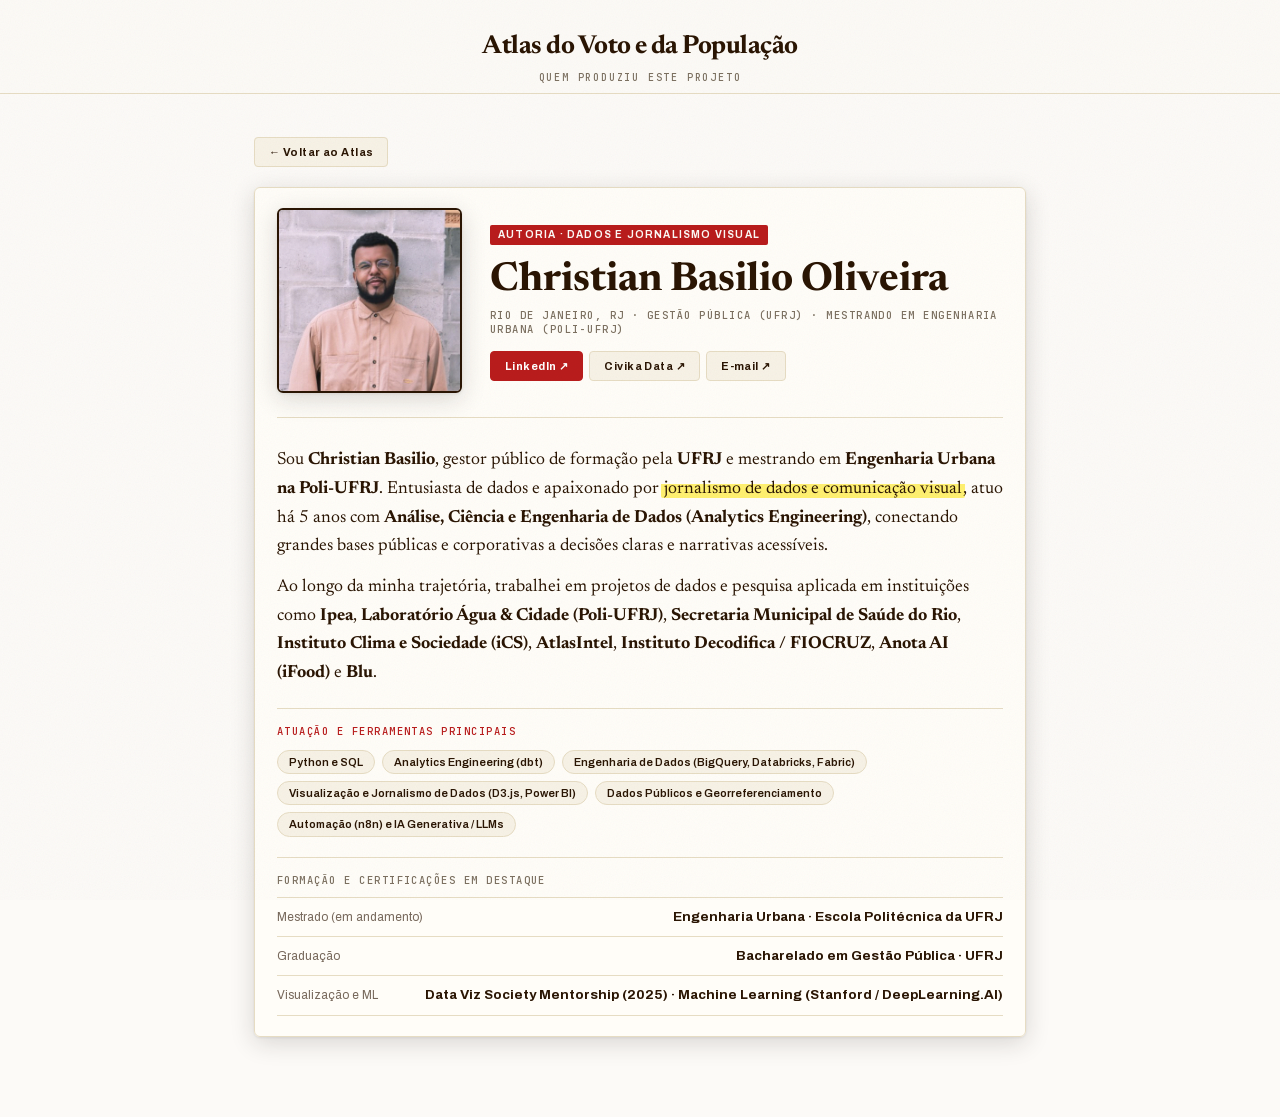
<file: autor.html>
<!DOCTYPE html>
<html lang="pt-BR" data-theme="light">
<head>
  <meta charset="UTF-8">
  <meta name="viewport" content="width=device-width, initial-scale=1.0">
  <title>Quem Produziu: Christian Basilio Oliveira · Atlas do Voto e da População</title>
  <link rel="stylesheet" href="styles/fonts.css">
  <link rel="preconnect" href="https://fonts.googleapis.com">
  <link rel="preconnect" href="https://fonts.gstatic.com" crossorigin>
  <link href="https://fonts.googleapis.com/css2?family=Anton&family=Archivo:wght@400;500;600;700;800&family=JetBrains+Mono:wght@400;500;700&family=Newsreader:ital,opsz,wght@0,6..72,400;0,6..72,600;0,6..72,700;1,6..72,400&display=swap" rel="stylesheet">
  <link rel="stylesheet" href="styles/main.css">
  <style>
    .author-wrap {
      max-width: 820px;
      margin: 0 auto;
      padding: 44px 24px 80px;
    }
    .author-hero {
      display: grid;
      grid-template-columns: 185px minmax(0, 1fr);
      gap: 28px;
      align-items: center;
      margin-bottom: 24px;
    }
    .author-photo {
      width: 185px;
      height: 185px;
      object-fit: cover;
      border-radius: 6px;
      border: 2px solid var(--color-ink);
      box-shadow: var(--tip-shadow);
    }
    .author-bio p {
      font: 400 17.5px/1.64 var(--font-serif);
      color: var(--color-ink);
      margin-top: 12px;
    }
    .tag-row {
      display: flex;
      flex-wrap: wrap;
      gap: 7px;
      margin-top: 12px;
    }
    .skill-pill {
      background: var(--color-card);
      border: 1px solid var(--color-rule);
      border-radius: 999px;
      padding: 5px 11px;
      font: 600 11px/1.1 var(--font-sans);
      color: var(--color-ink);
    }
    @media (max-width: 660px) {
      .author-hero { grid-template-columns: 1fr; text-align: center; justify-items: center; }
    }
  </style>
</head>
<body>
  <header class="pudding-header">
    <a href="index.html" class="wordmark-link" aria-label="Voltar ao Atlas do Voto e da População">
      <span class="wordmark-title">Atlas do Voto e da População</span>
      <span class="wordmark-sub">QUEM PRODUZIU ESTE PROJETO</span>
    </a>
  </header>

  <main class="author-wrap">
    <div style="margin-bottom:20px">
      <a href="index.html" class="chip-btn" style="text-decoration:none;padding:8px 14px">← Voltar ao Atlas</a>
    </div>

    <article class="chart-sheet">
      <div class="author-hero">
        <img src="assets/img/autor-christian.jpg" alt="Foto de Christian Basilio Oliveira" class="author-photo">
        <div>
          <span class="kicker">AUTORIA · DADOS E JORNALISMO VISUAL</span>
          <h1 style="font:700 clamp(28px,4vw,40px)/1.1 var(--font-display);margin:6px 0 6px;color:var(--color-ink)">
            Christian Basilio Oliveira
          </h1>
          <div class="mono" style="color:var(--wnba-tan-dark)">
            RIO DE JANEIRO, RJ · GESTÃO PÚBLICA (UFRJ) · MESTRANDO EM ENGENHARIA URBANA (POLI-UFRJ)
          </div>
          <div class="viz-toolbar" style="margin-top:14px">
            <a href="https://www.linkedin.com/in/christianbasilio/" target="_blank" rel="noopener" class="chip-btn active" style="text-decoration:none;padding:8px 14px">LinkedIn ↗</a>
            <a href="https://civikadata.netlify.app/" target="_blank" rel="noopener" class="chip-btn" style="text-decoration:none;padding:8px 14px">Civika Data ↗</a>
            <a href="mailto:christianbasilio97@gmail.com" class="chip-btn" style="text-decoration:none;padding:8px 14px">E-mail ↗</a>
          </div>
        </div>
      </div>

      <div class="author-bio" style="border-top:1px solid var(--color-rule);padding-top:16px">
        <p>
          Sou <strong>Christian Basilio</strong>, gestor público de formação pela <strong>UFRJ</strong> e mestrando em
          <strong>Engenharia Urbana na Poli-UFRJ</strong>. Entusiasta de dados e apaixonado por
          <mark class="pen">jornalismo de dados e comunicação visual</mark>, atuo há 5 anos com
          <strong>Análise, Ciência e Engenharia de Dados (Analytics Engineering)</strong>, conectando grandes bases
          públicas e corporativas a decisões claras e narrativas acessíveis.
        </p>
        <p>
          Ao longo da minha trajetória, trabalhei em projetos de dados e pesquisa aplicada em instituições como
          <strong>Ipea</strong>, <strong>Laboratório Água &amp; Cidade (Poli-UFRJ)</strong>,
          <strong>Secretaria Municipal de Saúde do Rio</strong>, <strong>Instituto Clima e Sociedade (iCS)</strong>,
          <strong>AtlasIntel</strong>, <strong>Instituto Decodifica / FIOCRUZ</strong>, <strong>Anota AI (iFood)</strong> e <strong>Blu</strong>.
        </p>
      </div>

      <div style="margin-top:20px;padding-top:16px;border-top:1px solid var(--color-rule)">
        <div class="mono" style="color:var(--wnba-red)">ATUAÇÃO E FERRAMENTAS PRINCIPAIS</div>
        <div class="tag-row">
          <span class="skill-pill">Python e SQL</span>
          <span class="skill-pill">Analytics Engineering (dbt)</span>
          <span class="skill-pill">Engenharia de Dados (BigQuery, Databricks, Fabric)</span>
          <span class="skill-pill">Visualização e Jornalismo de Dados (D3.js, Power BI)</span>
          <span class="skill-pill">Dados Públicos e Georreferenciamento</span>
          <span class="skill-pill">Automação (n8n) e IA Generativa / LLMs</span>
        </div>
      </div>

      <div style="margin-top:20px;padding-top:16px;border-top:1px solid var(--color-rule)">
        <div class="mono" style="color:var(--wnba-tan-dark)">FORMAÇÃO E CERTIFICAÇÕES EM DESTAQUE</div>
        <dl class="spec">
          <div><dt>Mestrado (em andamento)</dt><dd>Engenharia Urbana · Escola Politécnica da UFRJ</dd></div>
          <div><dt>Graduação</dt><dd>Bacharelado em Gestão Pública · UFRJ</dd></div>
          <div><dt>Visualização e ML</dt><dd>Data Viz Society Mentorship (2025) · Machine Learning (Stanford / DeepLearning.AI)</dd></div>
        </dl>
      </div>
    </article>
  </main>
</body>
</html>
</file>
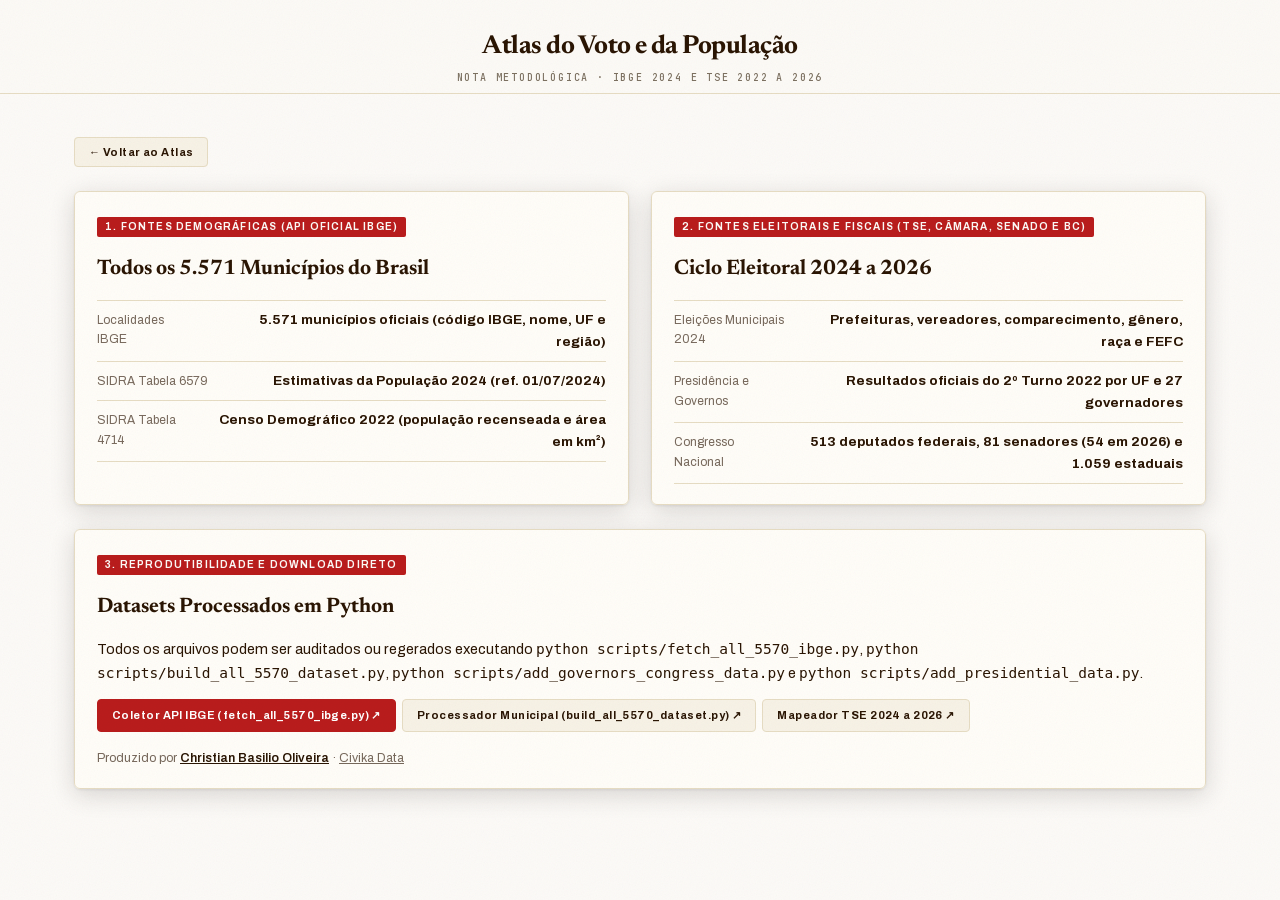
<file: metodologia.html>
<!DOCTYPE html>
<html lang="pt-BR" data-theme="light">
<head>
  <meta charset="UTF-8">
  <meta name="viewport" content="width=device-width, initial-scale=1.0">
  <title>Metodologia e Fontes: Atlas do Voto e da População (IBGE e TSE)</title>
  <link rel="stylesheet" href="styles/fonts.css">
  <link href="https://fonts.googleapis.com/css2?family=Anton&family=Archivo:wght@400;500;600;700&family=JetBrains+Mono:wght@400;500;700&family=Newsreader:ital,opsz,wght@0,6..72,400;0,6..72,600;1,6..72,400&display=swap" rel="stylesheet">
  <link rel="stylesheet" href="styles/main.css">
</head>
<body>
  <header class="pudding-header">
    <a href="index.html" class="wordmark-link">
      <span class="wordmark-title">Atlas do Voto e da População</span>
      <span class="wordmark-sub">NOTA METODOLÓGICA · IBGE 2024 E TSE 2022 A 2026</span>
    </a>
  </header>

  <main class="wrap" style="padding-top:44px;padding-bottom:80px">
    <div style="margin-bottom:24px">
      <a href="index.html" class="chip-btn" style="text-decoration:none;padding:8px 14px">← Voltar ao Atlas</a>
    </div>

    <div class="grid-2" style="margin-bottom:24px">
      <article class="chart-sheet">
        <span class="kicker">1. FONTES DEMOGRÁFICAS (API OFICIAL IBGE)</span>
        <h3 class="heading" style="margin:8px 0 12px">Todos os 5.571 Municípios do Brasil</h3>
        <dl class="spec">
          <div><dt>Localidades IBGE</dt><dd>5.571 municípios oficiais (código IBGE, nome, UF e região)</dd></div>
          <div><dt>SIDRA Tabela 6579</dt><dd>Estimativas da População 2024 (ref. 01/07/2024)</dd></div>
          <div><dt>SIDRA Tabela 4714</dt><dd>Censo Demográfico 2022 (população recenseada e área em km²)</dd></div>
        </dl>
      </article>

      <article class="chart-sheet">
        <span class="kicker">2. FONTES ELEITORAIS E FISCAIS (TSE, CÂMARA, SENADO E BC)</span>
        <h3 class="heading" style="margin:8px 0 12px">Ciclo Eleitoral 2024 a 2026</h3>
        <dl class="spec">
          <div><dt>Eleições Municipais 2024</dt><dd>Prefeituras, vereadores, comparecimento, gênero, raça e FEFC</dd></div>
          <div><dt>Presidência e Governos</dt><dd>Resultados oficiais do 2º Turno 2022 por UF e 27 governadores</dd></div>
          <div><dt>Congresso Nacional</dt><dd>513 deputados federais, 81 senadores (54 em 2026) e 1.059 estaduais</dd></div>
        </dl>
      </article>
    </div>

    <div class="chart-sheet">
      <span class="kicker">3. REPRODUTIBILIDADE E DOWNLOAD DIRETO</span>
      <h3 class="heading" style="margin:8px 0 12px">Datasets Processados em Python</h3>
      <p style="font-family:var(--font-sans);font-size:14.5px;margin-bottom:14px">
        Todos os arquivos podem ser auditados ou regerados executando <code>python scripts/fetch_all_5570_ibge.py</code>, <code>python scripts/build_all_5570_dataset.py</code>, <code>python scripts/add_governors_congress_data.py</code> e <code>python scripts/add_presidential_data.py</code>.
      </p>
      <div class="viz-toolbar">
        <a href="scripts/fetch_all_5570_ibge.py" target="_blank" class="chip-btn active" style="text-decoration:none;padding:9px 14px">Coletor API IBGE (fetch_all_5570_ibge.py) ↗</a>
        <a href="scripts/build_all_5570_dataset.py" target="_blank" class="chip-btn" style="text-decoration:none;padding:9px 14px">Processador Municipal (build_all_5570_dataset.py) ↗</a>
        <a href="scripts/update_2026_governors_senators_president.py" target="_blank" class="chip-btn" style="text-decoration:none;padding:9px 14px">Mapeador TSE 2024 a 2026 ↗</a>
      </div>
      <p style="margin-top:16px;font-size:12.5px;color:var(--ink-muted);font-family:var(--font-sans)">
        Produzido por <a href="https://www.linkedin.com/in/christianbasilio/" target="_blank" rel="noopener" style="color:var(--color-ink);font-weight:600">Christian Basilio Oliveira</a> · <a href="https://civikadata.netlify.app/" target="_blank" rel="noopener" style="color:var(--ink-muted)">Civika Data</a>
      </p>
    </div>
  </main>
</body>
</html>
</file>
<file: styles/fonts.css>
/* Anton, Archivo and JetBrains Mono (Google Fonts, latin subset) embedded: file:// pages
   cannot load local webfonts. Source: fonts.googleapis.com/css2?family=Anton&family=Archivo:wght@400;500;600;700&family=JetBrains+Mono:wght@400;500 */
@font-face{font-family:'Anton';font-style:normal;font-weight:400;font-display:swap;src:url([data-uri]) format('woff2')}
@font-face{font-family:'Archivo';font-style:normal;font-weight:400 700;font-stretch:100%;font-display:swap;src:url([data-uri]) format('woff2')}
@font-face{font-family:'JetBrains Mono';font-style:normal;font-weight:400 500;font-display:swap;src:url([data-uri]) format('woff2')}
</file>
<file: styles/main.css>
/* ==========================================================================
   V2 — THE PUDDING DESIGN SYSTEM (DOMINANTE) + TOQUES SUTIS ATEEVIBES
   - Paleta The Pudding: --wnba-tan-bg (#fcfaf7), --color-card (#f7f2e6),
     --color-rule (#e6dcc3), --color-ink (#2a1503), --wnba-red (#b91c1c),
     --wnba-orange (#fa4d00), --wnba-navy (#103a63), --wnba-green (#166534).
   - Tipografia The Pudding: Tiempos/Newsreader serif para narrativa curta,
     Atlas Grotesk/Archivo para gráficos e UI, display condensado/editorial.
   - Toques sutis AteeVibes: grão de papel suave (0.13), tags mono discretas,
     tabelas dl.spec dentro dos drawers "Saiba mais".
   ========================================================================== */

:root {
  --wnba-tan-bg: #fcfaf7;
  --wnba-tan-light: #f2f0ed;
  --wnba-tan-mid: #f6e7d6;
  --wnba-tan-dark: #7c7060;
  --wnba-orange: #fa4d00;
  --wnba-navy: #103a63;
  --wnba-red: #b91c1c;
  --wnba-green: #166534;
  --wnba-purple: #6b1d91;
  --color-paper: #fffdf8;
  --color-card: #f7f2e6;
  --color-rule: #e6dcc3;
  --color-sand: #d8cdb6;
  --color-ink: #2a1503;
  --color-ink-dark: #1a1a1a;
  --ink-muted: rgba(42, 21, 3, 0.64);
  --tip-bg: #ffffff;
  --tip-border: rgba(28, 25, 23, 0.16);
  --tip-shadow: 0 6px 24px rgba(28, 25, 23, 0.16), 0 1px 3px rgba(28, 25, 23, 0.08);
  --font-serif: "Tiempos Text", "Newsreader", "Iowan Old Style", "Times New Roman", Georgia, serif;
  --font-sans: "Atlas Grotesk", "Archivo", -apple-system, BlinkMacSystemFont, "Helvetica Neue", Arial, sans-serif;
  --font-display: "That That New Pixel", "Tiempos Headline", "Newsreader", Georgia, serif;
  --font-anton: "Anton", Impact, sans-serif;
  --font-mono: "JetBrains Mono", Menlo, Consolas, monospace;
}

[data-theme="dark"] {
  --wnba-tan-bg: #131110;
  --wnba-tan-light: #1b1816;
  --wnba-tan-mid: #25201c;
  --wnba-tan-dark: #a69b8d;
  --color-paper: #191615;
  --color-card: #211d1a;
  --color-rule: #352e29;
  --color-sand: #463d36;
  --color-ink: #f7f2e6;
  --color-ink-dark: #fffdf8;
  --ink-muted: rgba(247, 242, 230, 0.68);
  --tip-bg: #1e1b18;
  --tip-border: rgba(247, 242, 230, 0.22);
  --tip-shadow: 0 10px 30px rgba(0, 0, 0, 0.65);
  --wnba-red: #e03e3e;
  --wnba-orange: #ff6b2b;
  --wnba-navy: #58a6ff;
  --wnba-green: #3fb950;
  --wnba-purple: #b388ff;
}

*, *::before, *::after { box-sizing: border-box; margin: 0; padding: 0; }
html { scroll-behavior: smooth; overflow-x: clip; }
body {
  background: var(--wnba-tan-bg);
  color: var(--color-ink);
  font: 400 18px/1.64 var(--font-serif);
  -webkit-font-smoothing: antialiased;
  overflow-x: clip;
  transition: background-color 0.28s ease, color 0.28s ease;
}

/* Toque sutil AteeVibes: grão de papel bem leve sobre o fundo newsprint */
body::after {
  content: "";
  position: fixed;
  inset: 0;
  pointer-events: none;
  z-index: 900;
  opacity: 0.13;
  background-image: url("data:image/svg+xml,%3Csvg xmlns='http://www.w3.org/2000/svg' width='180' height='180'%3E%3Cfilter id='n'%3E%3CfeTurbulence type='fractalNoise' baseFrequency='.85' numOctaves='3'/%3E%3C/filter%3E%3Crect width='180' height='180' filter='url(%23n)' opacity='.4'/%3E%3C/svg%3E");
  mix-blend-mode: multiply;
}
[data-theme="dark"] body::after { opacity: 0.07; mix-blend-mode: screen; }

/* Barra fina de progresso no topo */
#scroll-progress {
  position: fixed;
  top: 0;
  left: 0;
  height: 3px;
  width: 0%;
  background: linear-gradient(90deg, var(--wnba-red), var(--wnba-orange));
  z-index: 1010;
}

/* Floating Scroll-TOC (canto superior esquerdo — The Pudding DS) */
nav.scroll-toc {
  position: fixed;
  top: 14px;
  left: 14px;
  z-index: 1002;
  display: flex;
  align-items: center;
  gap: 8px;
  background: var(--color-paper);
  border: 1.5px solid var(--color-rule);
  border-radius: 4px;
  padding: 5px 10px;
  box-shadow: var(--tip-shadow);
}
nav.scroll-toc .toc-dot {
  width: 8px;
  height: 8px;
  border-radius: 50%;
  background: var(--wnba-red);
  flex-shrink: 0;
}
nav.scroll-toc select {
  appearance: none;
  background: transparent;
  border: none;
  color: var(--color-ink);
  font: 700 12px/1.2 var(--font-sans);
  letter-spacing: 0.03em;
  padding-right: 16px;
  cursor: pointer;
  outline: none;
}

/* Botões flutuantes no canto superior direito (.sound-corner — The Pudding DS) */
.corner-controls {
  position: fixed;
  top: 14px;
  right: 14px;
  z-index: 1002;
  display: flex;
  gap: 8px;
}
.corner-btn {
  background: var(--color-paper);
  color: var(--color-ink);
  border: 1.5px solid var(--color-rule);
  border-radius: 999px;
  padding: 7px 14px;
  font: 700 11px/1 var(--font-sans);
  letter-spacing: 0.05em;
  text-transform: uppercase;
  cursor: pointer;
  box-shadow: var(--tip-shadow);
  transition: all 0.18s;
  text-decoration: none;
}
.corner-btn:hover {
  background: var(--wnba-red);
  color: #fff;
  border-color: var(--wnba-red);
}

/* Header centralizado estilo The Pudding */
header.pudding-header {
  text-align: center;
  padding: 26px 16px 10px;
  border-bottom: 1px solid var(--color-rule);
  background: color-mix(in srgb, var(--wnba-tan-bg) 92%, transparent);
}
header.pudding-header .wordmark-link {
  display: inline-flex;
  flex-direction: column;
  align-items: center;
  text-decoration: none;
  color: var(--color-ink);
}
header.pudding-header .wordmark-title {
  font-family: var(--font-display);
  font-size: 26px;
  font-weight: 700;
  letter-spacing: -0.02em;
}
header.pudding-header .wordmark-sub {
  font: 500 10px/1 var(--font-mono);
  letter-spacing: 0.18em;
  text-transform: uppercase;
  color: var(--wnba-tan-dark);
  margin-top: 4px;
}

/* Tipografia Editorial The Pudding */
.prose-col {
  max-width: 620px;
  margin: 0 auto;
  padding: 0 20px;
}
.prose-col p {
  margin: 18px 0;
  font-size: 18.5px;
  line-height: 1.66;
  color: var(--color-ink);
}
.kicker {
  background: var(--wnba-red);
  color: #fcfaf7;
  text-transform: uppercase;
  font: 700 10px/1 var(--font-sans);
  letter-spacing: 0.12em;
  padding: 5px 8px;
  margin: 0 0 8px;
  border-radius: 2px;
  display: inline-block;
}
.mono {
  font: 500 10.5px/1.3 var(--font-mono);
  letter-spacing: 0.14em;
  text-transform: uppercase;
}
.disp {
  font-family: var(--font-anton);
  letter-spacing: 0.01em;
  text-transform: uppercase;
}

/* Títulos de Atos com a barra carmim centralizada de 100x10px (The Pudding h2) */
section.act {
  padding: 64px 0 48px;
  border-bottom: 1px solid var(--color-rule);
  position: relative;
}
section.act h2.act-title {
  max-width: 860px;
  font-family: var(--font-display);
  font-size: clamp(36px, 5.2vw, 66px);
  line-height: 1.08;
  text-align: center;
  margin: 1.5rem auto 1.2rem;
  padding: 0 1rem;
  color: var(--color-ink);
}
section.act h2.act-title::before {
  content: "";
  background: var(--wnba-red);
  width: 100px;
  height: 10px;
  margin: 0 auto 1.1rem;
  display: block;
}
.act-dek {
  max-width: 580px;
  margin: 0 auto 2.2rem;
  text-align: center;
  font: 400 17px/1.55 var(--font-sans);
  color: var(--ink-muted);
  padding: 0 16px;
}

/* Grifos e Sublinhados Editoriais (The Pudding DS) */
mark.pen {
  -webkit-box-decoration-break: clone;
  box-decoration-break: clone;
  color: inherit;
  background: linear-gradient(0deg, rgba(255, 230, 0, 0.55) 0 78%, transparent 78%);
  border-radius: 2px;
  margin: 0 -2px;
  padding: 0 3px;
}
b.who {
  font-family: var(--font-sans);
  font-size: 0.93em;
  font-weight: 700;
  box-shadow: inset 0 -2.5px 0 var(--c, var(--wnba-orange));
}

/* Citações e Notícias Interligadas (.clip-pop — The Pudding DS) */
.clip-pop {
  display: inline-block;
  position: relative;
}
.clip-tag {
  vertical-align: -0.15em;
  border: 1.5px solid var(--wnba-red);
  background: var(--color-paper);
  color: var(--wnba-red);
  cursor: pointer;
  border-radius: 3px;
  margin: 0 3px;
  padding: 1px 7px;
  font: 700 10.5px/1.35 var(--font-sans);
  letter-spacing: 0.04em;
  text-transform: uppercase;
  display: inline-flex;
  align-items: center;
  gap: 4px;
  box-shadow: 0 1px 2px rgba(42, 21, 3, 0.14);
  transition: background 0.14s, color 0.14s, transform 0.14s;
}
.clip-tag:hover, .clip-pop:focus-within .clip-tag, .clip-tag.is-highlighted {
  background: var(--wnba-red);
  color: #fff;
  transform: translateY(-1px);
}
.pop-card {
  background: var(--color-paper);
  border: 1.5px solid var(--color-rule);
  border-radius: 4px;
  z-index: 1020;
  text-align: left;
  width: 320px;
  max-width: 86vw;
  font: 400 14px/1.45 var(--font-serif);
  color: var(--color-ink-dark);
  padding: 11px 14px 12px;
  display: none;
  position: absolute;
  bottom: calc(100% + 10px);
  left: 50%;
  transform: translateX(-50%);
  box-shadow: 0 8px 26px rgba(0, 0, 0, 0.2);
}
.clip-pop:hover .pop-card,
.clip-pop:focus-within .pop-card {
  display: block;
}
.pop-source {
  font: 800 9.5px/1 var(--font-sans);
  letter-spacing: 0.08em;
  text-transform: uppercase;
  color: #fff;
  background: var(--wnba-red);
  border-radius: 2px;
  margin-right: 8px;
  padding: 3px 6px 2px;
  display: inline-block;
}
.pop-date {
  font: 400 11.5px/1 var(--font-sans);
  color: var(--ink-muted);
}
.pop-title {
  margin-top: 6px;
  display: block;
  font-weight: 700;
}

/* Gaveta "Saiba mais" (<details class="saiba-mais">) para manter os cards enxutos */
details.saiba-mais {
  margin-top: 12px;
  border-top: 1px dashed var(--color-rule);
  padding-top: 10px;
}
details.saiba-mais summary {
  list-style: none;
  cursor: pointer;
  display: inline-flex;
  align-items: center;
  gap: 6px;
  font: 700 11.5px/1.2 var(--font-sans);
  letter-spacing: 0.05em;
  text-transform: uppercase;
  color: var(--wnba-red);
  background: var(--color-card);
  border: 1px solid var(--color-rule);
  border-radius: 999px;
  padding: 5px 12px;
  user-select: none;
  transition: background 0.15s, color 0.15s;
}
details.saiba-mais summary::-webkit-details-marker { display: none; }
details.saiba-mais summary:hover,
details.saiba-mais[open] summary {
  background: var(--wnba-red);
  color: #fff;
  border-color: var(--wnba-red);
}
details.saiba-mais .saiba-body {
  margin-top: 10px;
  padding: 12px 14px;
  background: var(--color-card);
  border-left: 3px solid var(--wnba-red);
  border-radius: 3px;
  font: 400 14.5px/1.55 var(--font-sans);
  color: var(--color-ink);
}

/* 1. HERO OPENING (The Pudding Scrolly Intro + Globo 3D Mapa-Múndi / América Latina) */
#sec-hero {
  max-width: 1260px;
  margin: 0 auto;
  padding: 36px 24px 54px;
  display: grid;
  grid-template-columns: 0.94fr 1.06fr;
  gap: 36px;
  align-items: center;
}
#sec-hero .opening-line {
  font: 400 16px/1.5 var(--font-sans);
  color: var(--ink-muted);
  margin-bottom: 12px;
}
#sec-hero h1 {
  font-family: var(--font-display);
  font-size: clamp(38px, 5vw, 68px);
  line-height: 1.04;
  color: var(--color-ink);
  margin-bottom: 16px;
}
#sec-hero h1 em {
  font-style: italic;
  color: var(--wnba-red);
}
#sec-hero .byline {
  font: 500 13px/1.4 var(--font-sans);
  color: var(--wnba-tan-dark);
  margin-bottom: 20px;
}
.hero-stat-strip {
  display: grid;
  grid-template-columns: repeat(3, 1fr);
  gap: 12px;
  margin: 20px 0 22px;
}
.hero-stat-box {
  background: var(--color-card);
  border: 1px solid var(--color-rule);
  border-radius: 4px;
  padding: 12px 14px;
}
.hero-stat-box b {
  display: block;
  font-family: var(--font-anton);
  font-size: clamp(22px, 2.5vw, 32px);
  color: var(--wnba-red);
  line-height: 1.05;
}
.hero-stat-box span {
  display: block;
  margin-top: 4px;
  font: 600 11px/1.3 var(--font-sans);
  color: var(--ink-muted);
}

#globe-stage {
  position: relative;
  height: 540px;
  background: radial-gradient(circle at 50% 50%, var(--color-card) 0%, var(--wnba-tan-bg) 74%);
  border: 1.5px solid var(--color-rule);
  border-radius: 8px;
  overflow: hidden;
  display: flex;
  align-items: center;
  justify-content: center;
}
#globe-canvas-wrap { width: 100%; height: 100%; }
.globe-legend-bar {
  position: absolute;
  top: 12px;
  left: 12px;
  right: 12px;
  display: flex;
  justify-content: space-between;
  align-items: center;
  flex-wrap: wrap;
  gap: 8px;
  pointer-events: none;
  z-index: 6;
}
.globe-badge {
  background: var(--color-paper);
  border: 1px solid var(--color-rule);
  border-radius: 4px;
  padding: 5px 10px;
  font: 700 10.5px/1.2 var(--font-sans);
  color: var(--color-ink);
  box-shadow: var(--tip-shadow);
}
.globe-controls {
  position: absolute;
  bottom: 12px;
  right: 12px;
  z-index: 7;
  display: flex;
  gap: 6px;
}
@media (max-width: 940px) {
  #sec-hero { grid-template-columns: 1fr; }
  #globe-stage { height: 440px; }
}

/* ==========================================================================
   THE PUDDING SCROLLYTELLING THEATER (REVELAÇÃO GRADUAL NO SCROLL)
   O palco visual (.sticky-stage) permanece fixo enquanto pequenos cards
   (.step-card) surgem um de cada vez com bastante respiro vertical (80vh).
   ========================================================================== */
.scrolly-theater {
  max-width: 1280px;
  margin: 0 auto;
  padding: 0 24px;
  display: grid;
  grid-template-columns: 370px minmax(0, 1fr);
  gap: 36px;
  align-items: start;
}
.scrolly-theater.reverse {
  grid-template-columns: minmax(0, 1fr) 370px;
}
.scrolly-steps-col {
  position: relative;
  z-index: 5;
  padding: 12vh 0 24vh;
}
.step {
  min-height: 78vh;
  display: flex;
  align-items: center;
}
.step:last-child {
  min-height: 55vh;
}
.step-card {
  width: 100%;
  background: var(--color-paper);
  border: 1.5px solid var(--color-rule);
  border-radius: 5px;
  padding: 18px 20px;
  opacity: 0.32;
  transform: translateY(10px);
  transition: opacity 0.32s ease, transform 0.32s ease, border-color 0.32s ease, box-shadow 0.32s ease;
  box-shadow: 0 2px 12px rgba(42, 21, 3, 0.08);
}
.step.on .step-card,
.step-card:hover {
  opacity: 1;
  transform: translateY(0);
  border-color: var(--wnba-red);
  box-shadow: var(--tip-shadow);
}
.step-card .step-num {
  display: inline-flex;
  align-items: center;
  justify-content: center;
  width: 22px;
  height: 22px;
  border-radius: 50%;
  background: var(--wnba-red);
  color: #fff;
  font: 700 11px/1 var(--font-sans);
  margin-right: 6px;
}
.step-card h3 {
  font-family: var(--font-display);
  font-size: 22px;
  line-height: 1.18;
  margin: 8px 0 8px;
  color: var(--color-ink);
}
.step-card p.step-text {
  font: 400 16.5px/1.55 var(--font-serif);
  color: var(--color-ink);
  margin: 0;
}

.sticky-stage {
  position: sticky;
  top: 58px;
  z-index: 2;
}
@media (max-width: 960px) {
  .scrolly-theater, .scrolly-theater.reverse {
    grid-template-columns: 1fr;
  }
  .sticky-stage {
    position: relative;
    top: 0;
    order: -1;
    margin-bottom: 16px;
  }
  .scrolly-steps-col { padding: 2vh 0 4vh; }
  .step { min-height: auto; margin-bottom: 24px; }
  .step-card { opacity: 1; transform: none; }
}

/* Painel Visual de Gráfico (The Pudding Sheet) */
.chart-sheet {
  background: var(--color-paper);
  border: 1.5px solid var(--color-rule);
  border-radius: 6px;
  padding: 20px 22px;
  box-shadow: var(--tip-shadow);
}
.chart-head {
  display: flex;
  justify-content: space-between;
  align-items: flex-start;
  flex-wrap: wrap;
  gap: 12px;
  padding-bottom: 12px;
  margin-bottom: 14px;
  border-bottom: 1px solid var(--color-rule);
}
.chart-head h3.heading {
  font-family: var(--font-display);
  font-size: 24px;
  font-weight: 700;
  line-height: 1.2;
  color: var(--color-ink);
}
.chart-dek {
  font: 400 13.5px/1.4 var(--font-sans);
  color: var(--ink-muted);
  margin-top: 2px;
}

/* Banner de Fato / Notícia Interligada dentro do Gráfico */
.chart-fact-banner {
  background: var(--color-card);
  border: 1px solid var(--color-rule);
  border-left: 4px solid var(--wnba-red);
  border-radius: 4px;
  padding: 10px 14px;
  margin-bottom: 14px;
  display: flex;
  align-items: center;
  justify-content: space-between;
  flex-wrap: wrap;
  gap: 10px;
  font: 400 13.5px/1.45 var(--font-sans);
}
.chart-fact-banner .fact-badge {
  background: var(--wnba-red);
  color: #fff;
  font: 700 10px/1 var(--font-sans);
  letter-spacing: 0.08em;
  text-transform: uppercase;
  padding: 4px 7px;
  border-radius: 3px;
  margin-right: 8px;
}

/* Marcadores de Fatos nos Gráficos SVG (.fact-marker) */
.fact-marker {
  cursor: pointer;
}
.fact-marker circle.pin-bg {
  transition: transform 0.2s ease, fill 0.2s ease;
}
.fact-marker:hover circle.pin-bg,
.fact-marker.active circle.pin-bg {
  fill: var(--wnba-orange);
  stroke-width: 2.5px;
}

/* Controles & Botões de Filtro (The Pudding Toggle Group) */
.viz-toolbar {
  display: flex;
  flex-wrap: wrap;
  gap: 6px;
  align-items: center;
}
.chip-btn {
  background: var(--color-card);
  color: var(--color-ink);
  border: 1px solid var(--color-rule);
  border-radius: 4px;
  padding: 6px 11px;
  font: 700 11px/1.1 var(--font-sans);
  letter-spacing: 0.04em;
  cursor: pointer;
  transition: all 0.16s;
}
.chip-btn.active,
.chip-btn:hover {
  background: var(--wnba-red);
  color: #fff;
  border-color: var(--wnba-red);
}
.nav-select {
  background: var(--color-card);
  color: var(--color-ink);
  border: 1px solid var(--color-rule);
  border-radius: 4px;
  padding: 6px 26px 6px 10px;
  font: 600 12px/1.2 var(--font-sans);
  cursor: pointer;
}

.viz-source {
  margin-top: 12px;
  padding-top: 10px;
  border-top: 1px solid var(--color-rule);
  display: flex;
  justify-content: space-between;
  flex-wrap: wrap;
  gap: 8px;
  font: 400 11.5px/1.35 var(--font-sans);
  color: var(--ink-muted);
}

/* Mapa Vetorial Leaflet sem dependência de tiles com API Key! */
#leaflet-mun-map {
  width: 100%;
  height: 490px;
  background: radial-gradient(circle at 50% 45%, #f5ecd8 0%, #eadec5 100%);
  border: 1.5px solid var(--color-rule);
  border-radius: 4px;
  z-index: 2;
}
[data-theme="dark"] #leaflet-mun-map {
  background: radial-gradient(circle at 50% 45%, #231f1c 0%, #171412 100%);
}

/* Tabelas de especificação dl.spec (toque sutil AteeVibes nos drawers e fichas) */
dl.spec {
  margin-top: 10px;
  border-top: 1px solid var(--color-rule);
}
dl.spec div {
  display: flex;
  justify-content: space-between;
  align-items: baseline;
  gap: 12px;
  padding: 8px 0;
  border-bottom: 1px solid var(--color-rule);
  font-family: var(--font-sans);
}
dl.spec dt {
  font-size: 12px;
  color: var(--ink-muted);
}
dl.spec dd {
  font-weight: 700;
  font-size: 13.5px;
  text-align: right;
}

.wrap { max-width: 1180px; margin: 0 auto; padding: 0 24px; }
.grid-2 { display: grid; grid-template-columns: 1fr 1fr; gap: 22px; }
.grid-3 { display: grid; grid-template-columns: repeat(3, 1fr); gap: 18px; }
.grid-5 { display: grid; grid-template-columns: repeat(5, 1fr); gap: 12px; }
@media (max-width: 960px) {
  .grid-2, .grid-3, .grid-5 { grid-template-columns: 1fr; }
}

/* Explorador de Municípios */
.search-bar-wrap {
  display: flex;
  gap: 10px;
  flex-wrap: wrap;
  margin-bottom: 16px;
  position: relative;
}
.input-field {
  flex: 1;
  min-width: 240px;
  padding: 12px 15px;
  border: 1.5px solid var(--color-rule);
  border-radius: 4px;
  background: var(--color-paper);
  color: var(--color-ink);
  font: 500 15px var(--font-sans);
}
.input-field:focus {
  outline: 2px solid var(--wnba-red);
}
.autocomplete-list {
  position: absolute;
  top: 100%;
  left: 0;
  right: 0;
  max-width: 520px;
  max-height: 260px;
  overflow-y: auto;
  background: var(--color-paper);
  border: 1.5px solid var(--color-rule);
  border-radius: 4px;
  box-shadow: var(--tip-shadow);
  z-index: 1020;
  display: none;
}
.autocomplete-item {
  padding: 9px 14px;
  cursor: pointer;
  display: flex;
  justify-content: space-between;
  border-bottom: 1px solid var(--color-rule);
  font: 400 13.5px var(--font-sans);
}
.autocomplete-item:hover { background: var(--wnba-red); color: #fff; }

/* Tooltip Flutuante D3 (The Pudding --tip-*) */
#d3-tooltip {
  position: fixed;
  pointer-events: none;
  z-index: 1080;
  background: var(--tip-bg);
  color: var(--color-ink-dark);
  border: 1px solid var(--tip-border);
  border-radius: 4px;
  box-shadow: var(--tip-shadow);
  padding: 12px 14px 13px;
  max-width: 310px;
  font: 400 13px/1.45 var(--font-sans);
  opacity: 0;
  transition: opacity 0.14s ease;
}
#d3-tooltip .tt-kicker {
  font: 700 10px/1.1 var(--font-sans);
  letter-spacing: 0.08em;
  text-transform: uppercase;
  color: var(--wnba-red);
  margin-bottom: 4px;
}
#d3-tooltip .tt-title {
  font: 700 16px/1.25 var(--font-serif);
  margin-bottom: 5px;
  color: var(--color-ink-dark);
}

/* Rodapé */
footer.site-footer {
  background: var(--color-card);
  border-top: 2px solid var(--color-rule);
  padding: 48px 0 36px;
  font-family: var(--font-sans);
  font-size: 13.5px;
  color: var(--ink-muted);
}
footer.site-footer .cols {
  display: grid;
  grid-template-columns: 1.6fr 1fr 1fr 1fr;
  gap: 28px;
  margin-bottom: 28px;
}
footer.site-footer h4 {
  font: 700 11px/1.2 var(--font-sans);
  letter-spacing: 0.1em;
  text-transform: uppercase;
  color: var(--color-ink);
  margin-bottom: 10px;
}
footer.site-footer a {
  display: block;
  color: var(--ink-muted);
  text-decoration: none;
  padding: 3px 0;
}
footer.site-footer a:hover { color: var(--wnba-red); text-decoration: underline; }
@media (max-width: 780px) {
  footer.site-footer .cols { grid-template-columns: 1fr 1fr; }
}

/* ==========================================================================
   CENÁRIO 3D DE FUNDO — TRÊS PODERES COM MUDANÇA DE ÂNGULO EM PERSPECTIVA
   Congresso Nacional, Palácio do Planalto e STF com rotação 3D no scroll,
   paralaxe do mouse e deriva orbital suave.
   ========================================================================== */
#bg-tres-poderes {
  position: fixed;
  inset: 0;
  z-index: 0;
  pointer-events: none;
  overflow: hidden;
  perspective: 1200px;
  perspective-origin: 50% 45%;
}
.bg-poder-rig {
  position: absolute;
  inset: -8%;
  transform-style: preserve-3d;
  will-change: transform;
  transition: transform 0.22s cubic-bezier(0.22, 0.61, 0.36, 1);
}
.bg-poder-layer {
  position: absolute;
  inset: 0;
  background-size: cover;
  background-position: center;
  opacity: 0;
  transform: scale(1.08);
  filter: sepia(0.28) contrast(1.06);
  mix-blend-mode: multiply;
  transition: opacity 1.1s ease, transform 1.4s ease;
}
.bg-poder-layer.active {
  opacity: 0.19;
  transform: scale(1.02);
}
[data-theme="dark"] .bg-poder-layer {
  mix-blend-mode: screen;
  filter: invert(0.92) sepia(0.18) contrast(1.05);
}
[data-theme="dark"] .bg-poder-layer.active {
  opacity: 0.13;
}
.bg-poder-vignette {
  position: absolute;
  inset: 0;
  background: radial-gradient(circle at 50% 45%, transparent 32%, var(--wnba-tan-bg) 94%);
}

/* Garante que o conteúdo fique acima do fundo 3D preservando transparência suave */
header.pudding-header,
main#content,
footer.site-footer {
  position: relative;
  z-index: 2;
}
.chart-sheet,
.step-card {
  background: color-mix(in srgb, var(--color-paper) 93%, transparent);
  -webkit-backdrop-filter: blur(6px);
  backdrop-filter: blur(6px);
}

/* HUD discreto no canto inferior esquerdo mostrando o ângulo 3D dos Três Poderes */
.bg-camera-hud {
  position: fixed;
  left: 14px;
  bottom: 14px;
  z-index: 1002;
  display: flex;
  align-items: center;
  gap: 8px;
  background: color-mix(in srgb, var(--color-paper) 92%, transparent);
  border: 1px solid var(--color-rule);
  border-radius: 999px;
  padding: 5px 12px;
  box-shadow: var(--tip-shadow);
  font: 600 10.5px/1 var(--font-mono);
  color: var(--ink-muted);
}
.bg-camera-hud button {
  background: transparent;
  border: 1px solid var(--color-rule);
  border-radius: 999px;
  padding: 3px 8px;
  font: 700 10px/1 var(--font-sans);
  color: var(--color-ink);
  cursor: pointer;
}
.bg-camera-hud button.active,
.bg-camera-hud button:hover {
  background: var(--wnba-red);
  color: #fff;
  border-color: var(--wnba-red);
}
@media (max-width: 720px) {
  .bg-camera-hud .hud-angles { display: none; }
}

/* Links de fontes dentro das gavetas "Saiba mais" */
.saiba-sources {
  margin-top: 10px;
  padding-top: 8px;
  border-top: 1px dashed var(--color-rule);
  display: flex;
  flex-wrap: wrap;
  gap: 10px;
  font: 600 11.5px/1.3 var(--font-sans);
}
.saiba-sources a {
  color: var(--wnba-red);
  text-decoration: underline;
  text-underline-offset: 3px;
}
.saiba-sources a:hover {
  color: var(--wnba-orange);
}
</file>
